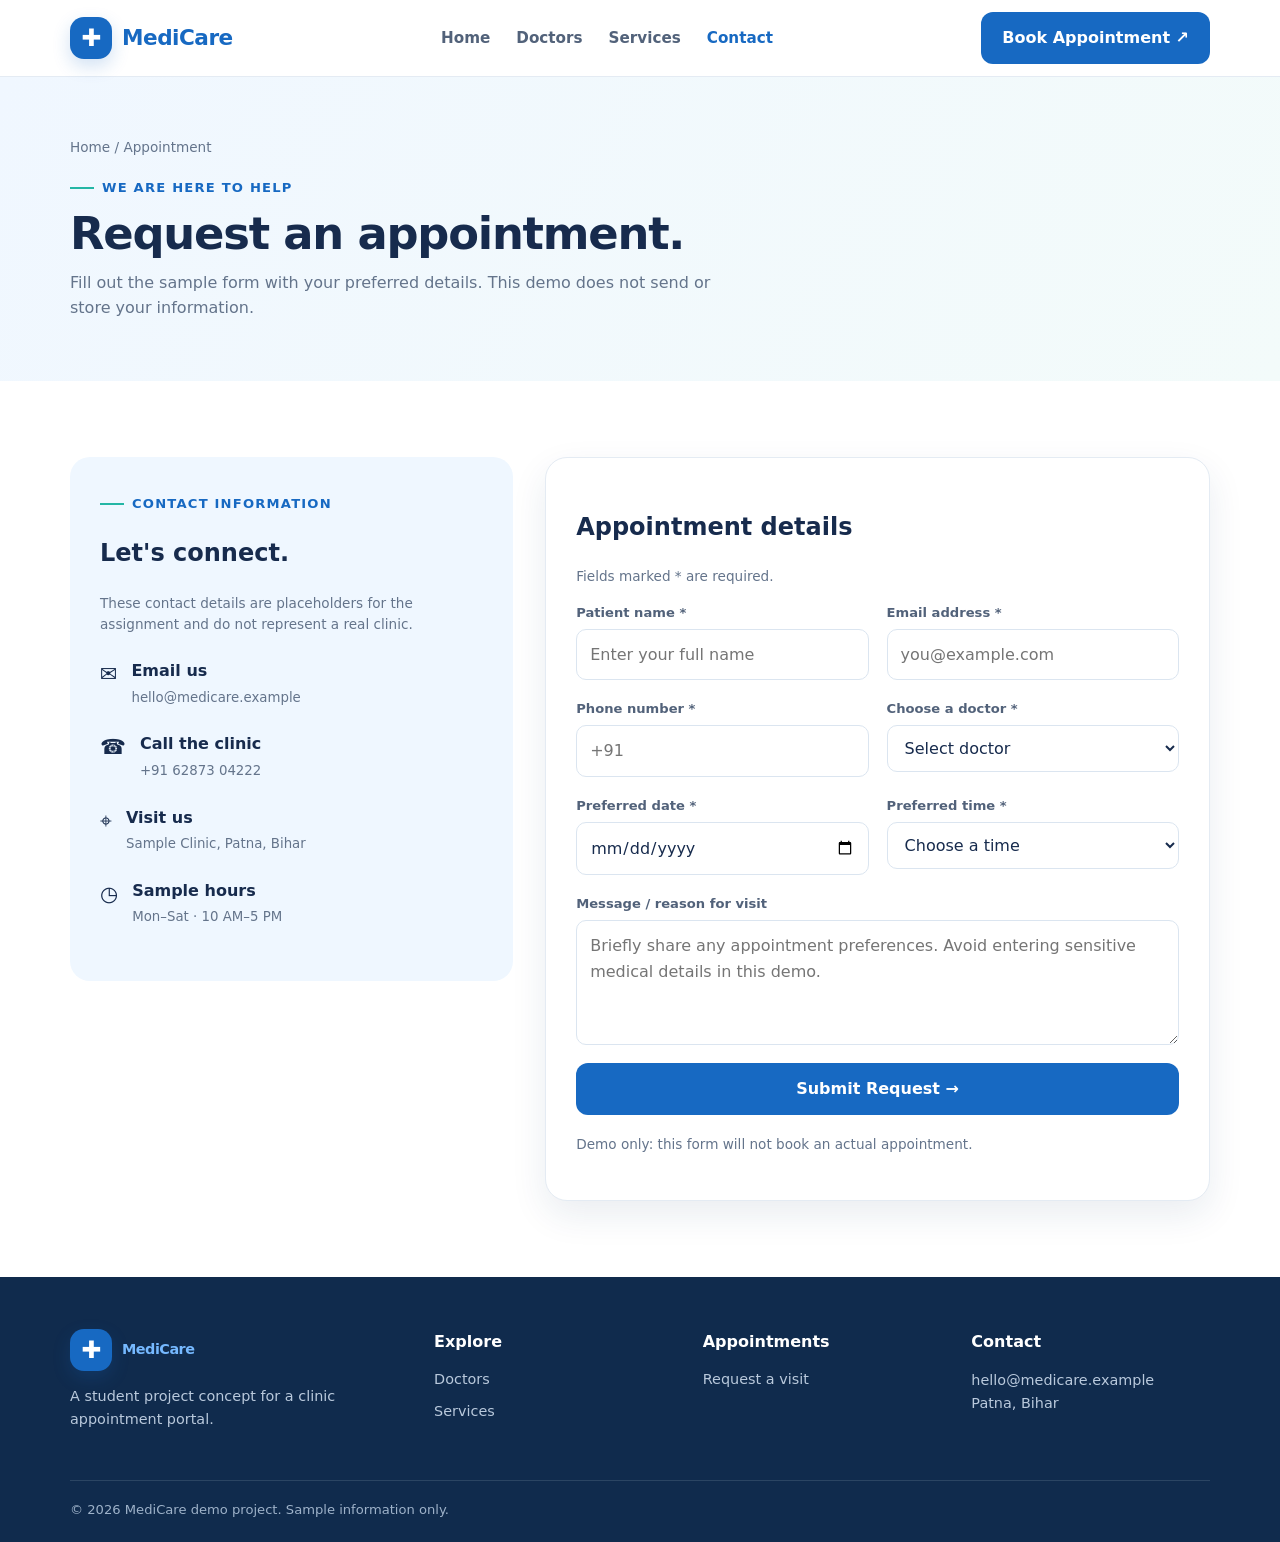
<file: appointment.html>
<!doctype html>
<html lang="en">
<head>
    <meta charset="utf-8">
    <meta name="viewport" content="width=device-width, initial-scale=1">
    <title>Appointment &amp; Contact | MediCare</title>
    <link rel="stylesheet" href="./style.css">
</head>
<body>
    <header class="site-header">
        <div class="container nav">
            <a class="brand" href="./index.html">
                <span class="brand-mark" aria-hidden="true">✚</span>
                <span>MediCare</span>
            </a>

            <nav class="nav-links" aria-label="Main navigation">
                <a href="./index.html">Home</a>
                <a href="./doctors.html">Doctors</a>
                <a href="./services.html">Services</a>
                <a class="active" href="./appointment.html" aria-current="page">Contact</a>
            </nav>

            <a class="btn" href="#appointment-form">Book Appointment ↗</a>
        </div>
    </header>

    <main>
        <section class="page-hero" aria-labelledby="page-title">
            <div class="container">
                <nav class="breadcrumb" aria-label="Breadcrumb">
                    <a href="./index.html">Home</a> / Appointment
                </nav>
                <span class="eyebrow">We are here to help</span>
                <h1 id="page-title">Request an appointment.</h1>
                <p>Fill out the sample form with your preferred details. This demo does not send or store your information.</p>
            </div>
        </section>

        <section class="section" aria-label="Appointment and contact details">
            <div class="container contact-grid">
                <aside class="contact-info" aria-labelledby="contact-title">
                    <span class="eyebrow">Contact information</span>
                    <h2 id="contact-title">Let's connect.</h2>
                    <p class="form-note">These contact details are placeholders for the assignment and do not represent a real clinic.</p>

                    <div class="contact-item">
                        <span aria-hidden="true">✉</span>
                        <div>
                            <strong>Email us</strong>
                            <small>hello@medicare.example</small>
                        </div>
                    </div>

                    <div class="contact-item">
                        <span aria-hidden="true">☎</span>
                        <div>
                            <strong>Call the clinic</strong>
                            <small>+91 62873 04222</small>
                        </div>
                    </div>

                    <div class="contact-item">
                        <span aria-hidden="true">⌖</span>
                        <div>
                            <strong>Visit us</strong>
                            <small>Sample Clinic, Patna, Bihar</small>
                        </div>
                    </div>

                    <div class="contact-item">
                        <span aria-hidden="true">◷</span>
                        <div>
                            <strong>Sample hours</strong>
                            <small>Mon–Sat · 10 AM–5 PM</small>
                        </div>
                    </div>
                </aside>

                <form class="form-card" id="appointment-form">
                    <h2>Appointment details</h2>
                    <p class="form-note">Fields marked * are required.</p>

                    <div class="form-grid">
                        <div class="field">
                            <label for="name">Patient name *</label>
                            <input
                                id="name"
                                name="name"
                                type="text"
                                autocomplete="name"
                                placeholder="Enter your full name"
                                required
                            >
                        </div>

                        <div class="field">
                            <label for="email">Email address *</label>
                            <input
                                id="email"
                                name="email"
                                type="email"
                                autocomplete="email"
                                placeholder="you@example.com"
                                required
                            >
                        </div>

                        <div class="field">
                            <label for="phone">Phone number *</label>
                            <input
                                id="phone"
                                name="phone"
                                type="tel"
                                autocomplete="tel"
                                placeholder="+91"
                                required
                            >
                        </div>

                        <div class="field">
                            <label for="doctor">Choose a doctor *</label>
                            <select id="doctor" name="doctor" required>
                                <option value="">Select doctor</option>
                                <option value="hariom-kumar">Dr. Hariom Kumar — Cardiology</option>
                                
                                <option value="rohan-verma">Dr. Rohan Verma — General Medicine</option>
                                <option value="meera-singh">Dr. Meera Singh — Pediatrics</option>
                                <option value="kabir-khan">Dr. Kabir Khan — Dermatology</option>
                                <option value="neha-das">Dr. Neha Das — Dental Care</option>
                            </select>
                        </div>

                        <div class="field">
                            <label for="date">Preferred date *</label>
                            <input id="date" name="date" type="date" required>
                        </div>

                        <div class="field">
                            <label for="time">Preferred time *</label>
                            <select id="time" name="time" required>
                                <option value="">Choose a time</option>
                                <option value="10:00">10:00 AM</option>
                                <option value="11:00">11:00 AM</option>
                                <option value="12:00">12:00 PM</option>
                                <option value="14:00">2:00 PM</option>
                                <option value="15:00">3:00 PM</option>
                                <option value="16:00">4:00 PM</option>
                            </select>
                        </div>

                        <div class="field full">
                            <label for="message">Message / reason for visit</label>
                            <textarea
                                id="message"
                                name="message"
                                placeholder="Briefly share any appointment preferences. Avoid entering sensitive medical details in this demo."
                            ></textarea>
                        </div>

                        <div class="field full">
                            <button class="btn" id="submit-request" type="button">Submit Request →</button>
                            <p class="form-note" id="form-status" role="status" aria-live="polite">
                                Demo only: this form will not book an actual appointment.
                            </p>
                        </div>
                    </div>
                </form>
            </div>
        </section>
    </main>

    <footer class="footer">
        <div class="container">
            <div class="footer-grid">
                <div>
                    <a class="brand" href="./index.html">
                        <span class="brand-mark" aria-hidden="true">✚</span>
                        <span>MediCare</span>
                    </a>
                    <p>A student project concept for a clinic appointment portal.</p>
                </div>

                <div>
                    <h4>Explore</h4>
                    <div class="footer-links">
                        <a href="./doctors.html">Doctors</a>
                        <a href="./services.html">Services</a>
                    </div>
                </div>

                <div>
                    <h4>Appointments</h4>
                    <div class="footer-links">
                        <a href="./appointment.html">Request a visit</a>
                    </div>
                </div>

                <div>
                    <h4>Contact</h4>
                    <p>hello@medicare.example<br>Patna, Bihar</p>
                </div>
            </div>

            <div class="copyright">© 2026 MediCare demo project. Sample information only.</div>
        </div>
    </footer>

    <script>
        const appointmentForm = document.getElementById("appointment-form");
        const submitRequestButton = document.getElementById("submit-request");
        const formStatus = document.getElementById("form-status");
        const doctorSelect = document.getElementById("doctor");
        const selectedDoctor = new URLSearchParams(window.location.search).get("doctor");

        if (selectedDoctor && Array.from(doctorSelect.options).some((option) => option.value === selectedDoctor)) {
            doctorSelect.value = selectedDoctor;
        }

        appointmentForm.addEventListener("submit", (event) => {
            event.preventDefault();
        });

        submitRequestButton.addEventListener("click", () => {
            if (!appointmentForm.reportValidity()) {
                return;
            }

            formStatus.textContent =
                "Appointment request submitted! This is a demo only and will not contact a real doctor.";
        });
    </script>
</body>
</html>
</file>
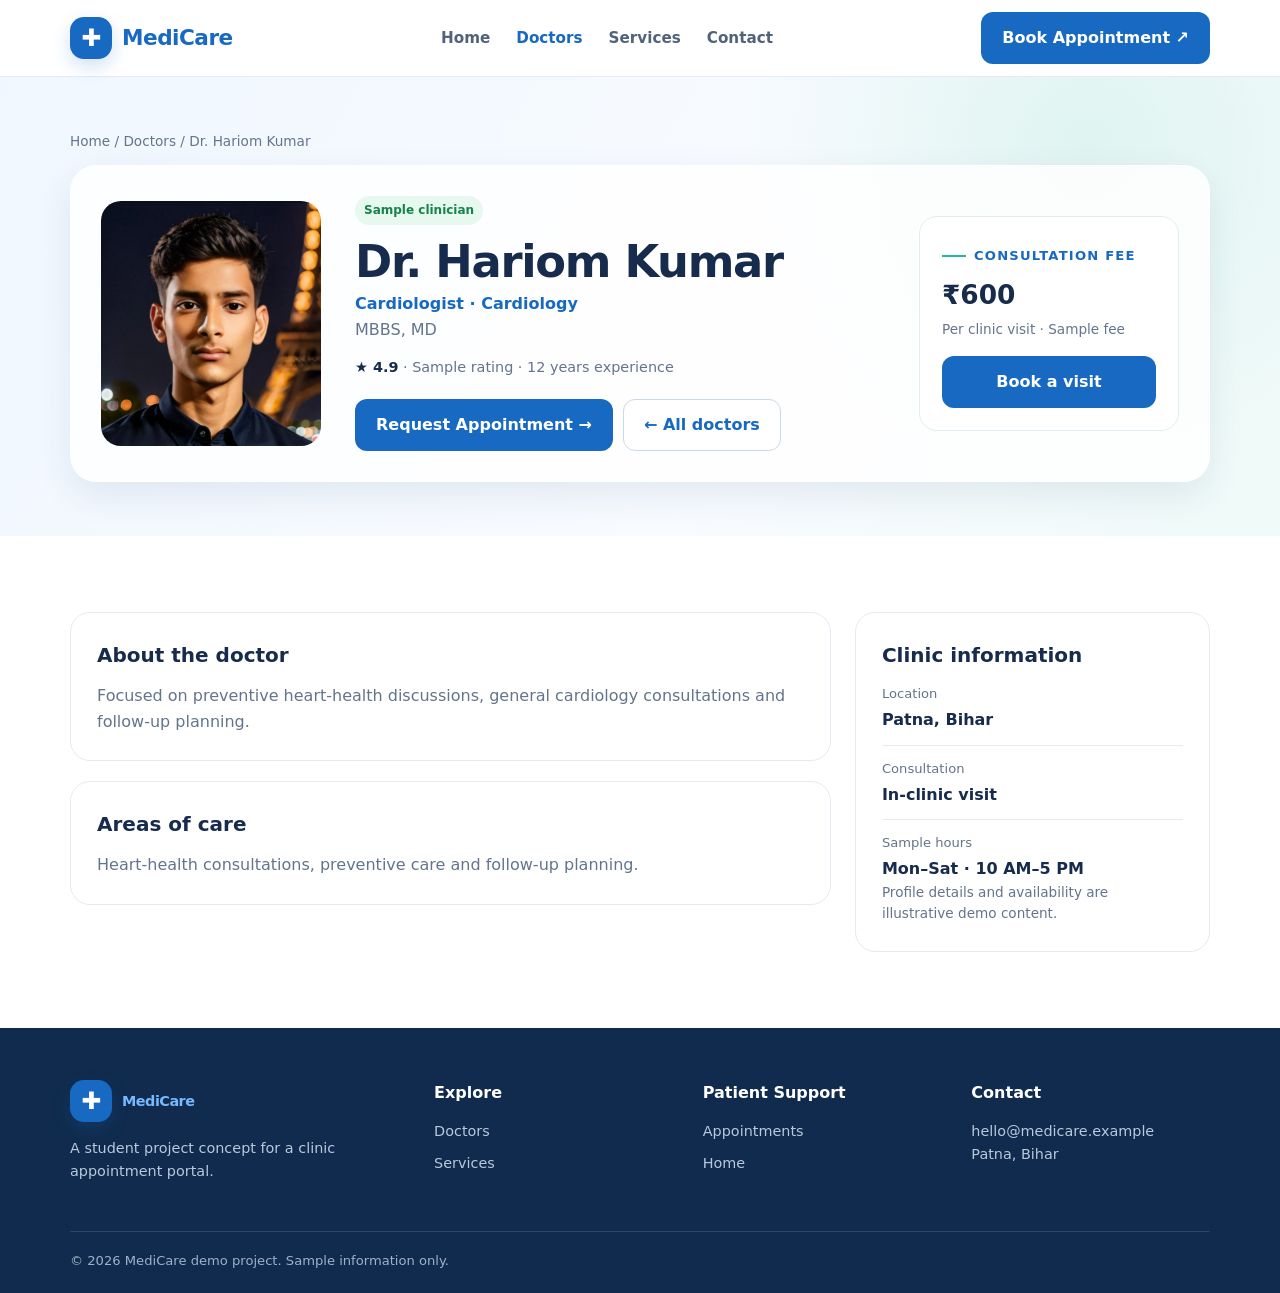
<file: doctor-profile.html>
<!doctype html>
<html lang="en">
<head>
    <meta charset="utf-8">
    <meta name="viewport" content="width=device-width, initial-scale=1">
    <meta name="description" content="View a MediCare doctor profile and request an appointment.">
    <title>Doctor Profile | MediCare</title>
    <link rel="stylesheet" href="./style.css">
</head>
<body>
    <header class="site-header">
        <div class="container nav">
            <a class="brand" href="./index.html">
                <span class="brand-mark" aria-hidden="true">✚</span>
                <span>MediCare</span>
            </a>
            <nav class="nav-links" aria-label="Main navigation">
                <a href="./index.html">Home</a>
                <a class="active" href="./doctors.html" aria-current="page">Doctors</a>
                <a href="./services.html">Services</a>
                <a href="./appointment.html">Contact</a>
            </nav>
            <a class="btn" href="./appointment.html">Book Appointment ↗</a>
        </div>
    </header>

    <main>
        <section class="profile-hero-wrap" aria-labelledby="doctor-name">
            <div class="container">
                <nav class="breadcrumb" aria-label="Breadcrumb">
                    <a href="./index.html">Home</a> /
                    <a href="./doctors.html">Doctors</a> /
                    <span id="breadcrumb-doctor">Doctor profile</span>
                </nav>

                <div class="profile-hero">
                    <img class="profile-portrait" id="doctor-photo" src="./hariom.png" alt="Dr. Hariom Kumar">
                    <div class="profile-identity">
                        <span class="badge">Sample clinician</span>
                        <h1 id="doctor-name">Dr. Hariom Kumar</h1>
                        <p class="profile-specialty" id="doctor-specialty">Cardiologist · Cardiology</p>
                        <p id="doctor-qualification">MBBS, MD</p>
                        <div class="profile-rating"><strong id="doctor-rating">★ 4.9</strong> · Sample rating · <span id="doctor-experience">12 years experience</span></div>
                        <div class="profile-actions">
                            <a class="btn" id="profile-request" href="./appointment.html?doctor=hariom-kumar">Request Appointment →</a>
                            <a class="btn btn-outline" href="./doctors.html">← All doctors</a>
                        </div>
                    </div>

                    <aside class="profile-booking" aria-label="Consultation details">
                        <span class="eyebrow">Consultation fee</span>
                        <strong class="price" id="doctor-fee">₹600</strong>
                        <p class="form-note">Per clinic visit · Sample fee</p>
                        <a class="btn" id="profile-book" href="./appointment.html?doctor=hariom-kumar">Book a visit</a>
                    </aside>
                </div>
            </div>
        </section>

        <section class="section" aria-label="Doctor details">
            <div class="container profile-body">
                <div>
                    <article class="profile-panel" aria-labelledby="about-title">
                        <h2 id="about-title">About the doctor</h2>
                        <p id="doctor-about">Focused on preventive heart-health discussions, general cardiology consultations and follow-up planning.</p>
                    </article>

                    <article class="profile-panel" aria-labelledby="care-title">
                        <h2 id="care-title">Areas of care</h2>
                        <p id="doctor-focus">Heart-health consultations, preventive care and follow-up planning.</p>
                    </article>
                </div>

                <aside class="profile-panel" aria-labelledby="clinic-title">
                    <h2 id="clinic-title">Clinic information</h2>
                    <dl class="profile-facts">
                        <div>
                            <dt>Location</dt>
                            <dd>Patna, Bihar</dd>
                        </div>
                        <div>
                            <dt>Consultation</dt>
                            <dd>In-clinic visit</dd>
                        </div>
                        <div>
                            <dt>Sample hours</dt>
                            <dd>Mon–Sat · 10 AM–5 PM</dd>
                        </div>
                    </dl>
                    <p class="form-note">Profile details and availability are illustrative demo content.</p>
                </aside>
            </div>
        </section>
    </main>

    <footer class="footer">
        <div class="container">
            <div class="footer-grid">
                <div>
                    <a class="brand" href="./index.html">
                        <span class="brand-mark" aria-hidden="true">✚</span>
                        <span>MediCare</span>
                    </a>
                    <p>A student project concept for a clinic appointment portal.</p>
                </div>
                <div>
                    <h4>Explore</h4>
                    <div class="footer-links">
                        <a href="./doctors.html">Doctors</a>
                        <a href="./services.html">Services</a>
                    </div>
                </div>
                <div>
                    <h4>Patient Support</h4>
                    <div class="footer-links">
                        <a href="./appointment.html">Appointments</a>
                        <a href="./index.html">Home</a>
                    </div>
                </div>
                <div>
                    <h4>Contact</h4>
                    <p>hello@medicare.example<br>Patna, Bihar</p>
                </div>
            </div>
            <div class="copyright">© 2026 MediCare demo project. Sample information only.</div>
        </div>
    </footer>

    <script>
        const doctors = {
            hariom: {
                name: "Dr. Hariom Kumar",
                appointmentId: "hariom-kumar",
                image: "./hariom.png",
                specialty: "Cardiologist · Cardiology",
                qualification: "MBBS, MD",
                rating: "★ 4.9",
                experience: "12 years experience",
                fee: "₹600",
                about: "Focused on preventive heart-health discussions, general cardiology consultations and follow-up planning.",
                care: "Heart-health consultations, preventive care and follow-up planning."
            },
            rohan: {
                name: "Dr. Rohan Verma",
                appointmentId: "rohan-verma",
                image: "https://images.unsplash.com/photo-1612349317150-e413f6a5b16d?w=700",
                specialty: "General Medicine",
                qualification: "",
                rating: "★ 4.8",
                experience: "9 years experience",
                fee: "₹400",
                about: "Focused on general health consultations, routine checkups and preventive-care discussions.",
                care: "General consultations, routine health checkups and preventive-care discussions."
            },
            meera: {
                name: "Dr. Meera Singh",
                appointmentId: "meera-singh",
                image: "https://images.unsplash.com/photo-1594824476967-48c8b964273f?w=700",
                specialty: "Pediatrics",
                qualification: "",
                rating: "★ 4.9",
                experience: "8 years experience",
                fee: "₹500",
                about: "Focused on pediatric consultations, child wellness and preventive-care discussions.",
                care: "Pediatric consultations, child wellness and preventive care."
            }
        };

        const doctorKey = new URLSearchParams(window.location.search).get("doctor");
        const selectedDoctor = Object.prototype.hasOwnProperty.call(doctors, doctorKey)
            ? doctors[doctorKey]
            : doctors.hariom;
        const appointmentUrl = `./appointment.html?doctor=${selectedDoctor.appointmentId}`;
        document.title = `${selectedDoctor.name} | MediCare`;
        document.getElementById("doctor-name").textContent = selectedDoctor.name;
        document.getElementById("breadcrumb-doctor").textContent = selectedDoctor.name;
        document.getElementById("doctor-photo").src = selectedDoctor.image;
        document.getElementById("doctor-photo").alt = selectedDoctor.name;
        document.getElementById("doctor-specialty").textContent = selectedDoctor.specialty;
        document.getElementById("doctor-qualification").textContent = selectedDoctor.qualification;
        document.getElementById("doctor-qualification").hidden = !selectedDoctor.qualification;
        document.getElementById("doctor-rating").textContent = selectedDoctor.rating;
        document.getElementById("doctor-experience").textContent = selectedDoctor.experience;
        document.getElementById("doctor-fee").textContent = selectedDoctor.fee;
        document.getElementById("doctor-about").textContent = selectedDoctor.about;
        document.getElementById("doctor-focus").textContent = selectedDoctor.care;
        document.getElementById("profile-request").href = appointmentUrl;
        document.getElementById("profile-book").href = appointmentUrl;
    </script>
</body>
</html>
</file>
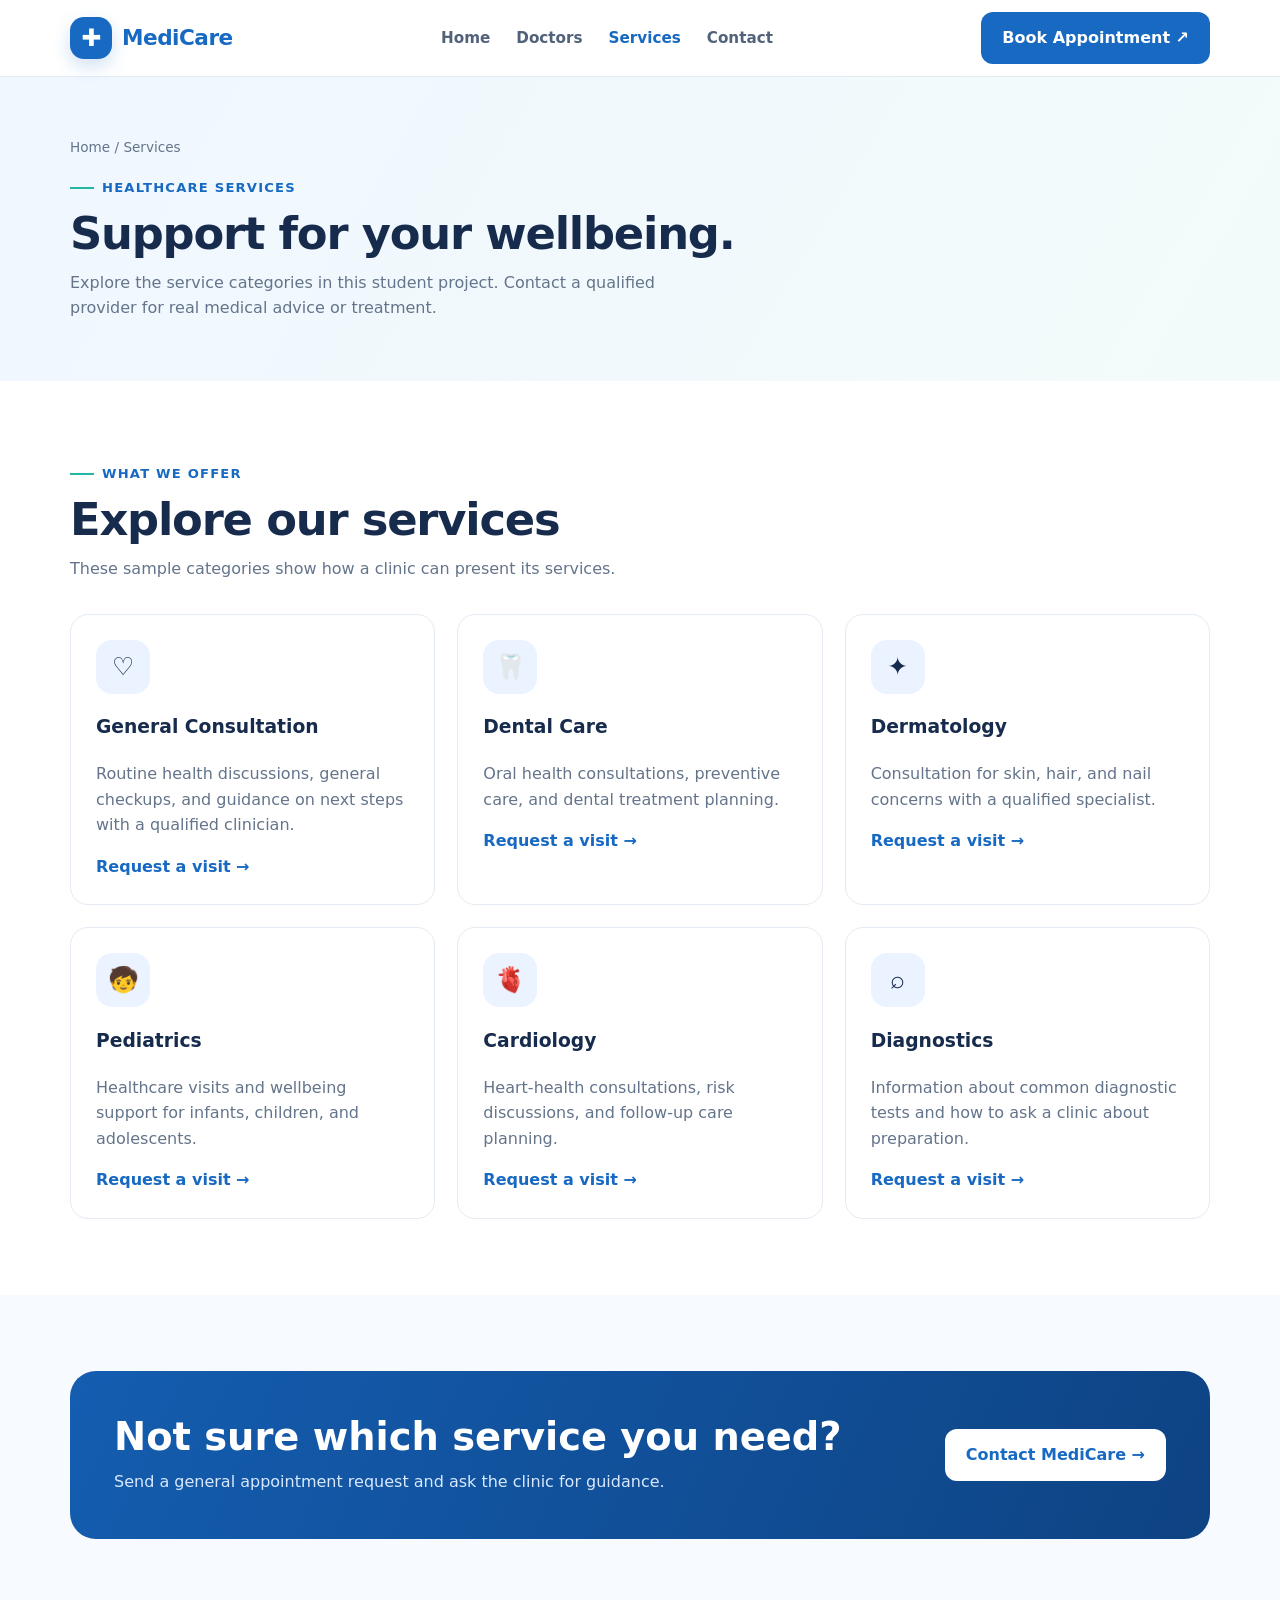
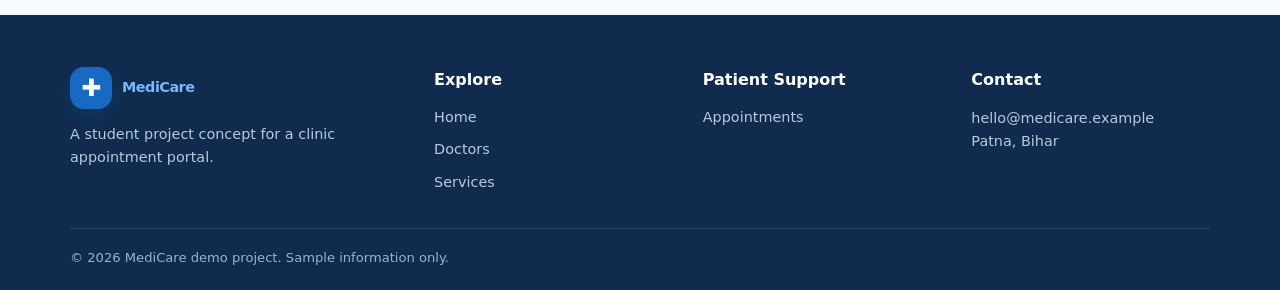
<file: services.html>
<!doctype html>
<html lang="en">
<head>
    <meta charset="utf-8">
    <meta name="viewport" content="width=device-width, initial-scale=1">
    <title>Medical Services | MediCare</title>
    <link rel="stylesheet" href="style.css">
</head>
<body>
    <header class="site-header">
        <div class="container nav">
            <a class="brand" href="./index.html">
                <span class="brand-mark" aria-hidden="true">✚</span>
                <span>MediCare</span>
            </a>

            <nav class="nav-links" aria-label="Main navigation">
                <a href="./index.html">Home</a>
                <a href="./doctors.html">Doctors</a>
                <a class="active" href="./services.html" aria-current="page">Services</a>
                <a href="./appointment.html">Contact</a>
            </nav>

            <a class="btn" href="./appointment.html">Book Appointment ↗</a>
        </div>
    </header>

    <main>
        <section class="page-hero" aria-labelledby="page-title">
            <div class="container">
                <nav class="breadcrumb" aria-label="Breadcrumb">
                    <a href="./index.html">Home</a> / Services
                </nav>
                <span class="eyebrow">Healthcare services</span>
                <h1 id="page-title">Support for your wellbeing.</h1>
                <p>Explore the service categories in this student project. Contact a qualified provider for real medical advice or treatment.</p>
            </div>
        </section>

        <section class="section" aria-labelledby="services-title">
            <div class="container">
                <div class="section-head">
                    <div>
                        <span class="eyebrow">What we offer</span>
                        <h2 id="services-title">Explore our services</h2>
                        <p>These sample categories show how a clinic can present its services.</p>
                    </div>
                </div>

                <div class="grid grid-3">
                    <article class="service-card">
                        <div class="specialty-icon" aria-hidden="true">♡</div>
                        <h3>General Consultation</h3>
                        <p>Routine health discussions, general checkups, and guidance on next steps with a qualified clinician.</p>
                        <a class="text-link" href="./appointment.html">Request a visit →</a>
                    </article>

                    <article class="service-card">
                        <div class="specialty-icon" aria-hidden="true">🦷</div>
                        <h3>Dental Care</h3>
                        <p>Oral health consultations, preventive care, and dental treatment planning.</p>
                        <a class="text-link" href="./appointment.html">Request a visit →</a>
                    </article>

                    <article class="service-card">
                        <div class="specialty-icon" aria-hidden="true">✦</div>
                        <h3>Dermatology</h3>
                        <p>Consultation for skin, hair, and nail concerns with a qualified specialist.</p>
                        <a class="text-link" href="./appointment.html">Request a visit →</a>
                    </article>

                    <article class="service-card">
                        <div class="specialty-icon" aria-hidden="true">🧒</div>
                        <h3>Pediatrics</h3>
                        <p>Healthcare visits and wellbeing support for infants, children, and adolescents.</p>
                        <a class="text-link" href="./appointment.html">Request a visit →</a>
                    </article>

                    <article class="service-card">
                        <div class="specialty-icon" aria-hidden="true">🫀</div>
                        <h3>Cardiology</h3>
                        <p>Heart-health consultations, risk discussions, and follow-up care planning.</p>
                        <a class="text-link" href="./appointment.html">Request a visit →</a>
                    </article>

                    <article class="service-card">
                        <div class="specialty-icon" aria-hidden="true">⌕</div>
                        <h3>Diagnostics</h3>
                        <p>Information about common diagnostic tests and how to ask a clinic about preparation.</p>
                        <a class="text-link" href="./appointment.html">Request a visit →</a>
                    </article>
                </div>
            </div>
        </section>

        <section class="section section-soft" aria-labelledby="cta-title">
            <div class="container">
                <div class="cta">
                    <div>
                        <h2 id="cta-title">Not sure which service you need?</h2>
                        <p>Send a general appointment request and ask the clinic for guidance.</p>
                    </div>
                    <a class="btn" href="./appointment.html">Contact MediCare →</a>
                </div>
            </div>
        </section>
    </main>

    <footer class="footer">
        <div class="container">
            <div class="footer-grid">
                <div>
                    <a class="brand" href="./index.html">
                        <span class="brand-mark" aria-hidden="true">✚</span>
                        <span>MediCare</span>
                    </a>
                    <p>A student project concept for a clinic appointment portal.</p>
                </div>

                <div>
                    <h4>Explore</h4>
                    <div class="footer-links">
                        <a href="./index.html">Home</a>
                        <a href="./doctors.html">Doctors</a>
                        <a href="./services.html">Services</a>
                    </div>
                </div>

                <div>
                    <h4>Patient Support</h4>
                    <div class="footer-links">
                        <a href="./appointment.html">Appointments</a>
                    </div>
                </div>

                <div>
                    <h4>Contact</h4>
                    <p>hello@medicare.example<br>Patna, Bihar</p>
                </div>
            </div>

            <div class="copyright">© 2026 MediCare demo project. Sample information only.</div>
        </div>
    </footer>
</body>
</html>
</file>
<file: style.css>
:root {
    --primary: #1769c2;
    --primary-dark: #0c4385;
    --mint: #eaf7f5;
    --ink: #172b4d;
    --muted: #64748b;
    --line: #e4ebf3;
    --bg: #f7faff;
    --white: #fff;
    --shadow: 0 14px 36px rgba(23, 55, 95, .09);
    --radius: 20px;
}

* {
    box-sizing: border-box;
}

html {
    scroll-behavior: smooth;
}

body {
    margin: 0;
    font-family: Inter, ui-sans-serif, system-ui, -apple-system, BlinkMacSystemFont, "Segoe UI", sans-serif;
    color: var(--ink);
    background: #fff;
    line-height: 1.6;
}

img {
    max-width: 100%;
    display: block;
}

a {
    color: inherit;
    text-decoration: none;
}

button,
input,
select,
textarea {
    font: inherit;
}

:focus-visible {
    outline: 3px solid #1769c2;
    outline-offset: 3px;
}

.container {
    width: min(1140px, 92%);
    margin: auto;
}

/* Header and navigation */

.site-header {
    position: sticky;
    top: 0;
    z-index: 10;
    background: rgba(255, 255, 255, .96);
    border-bottom: 1px solid var(--line);
    backdrop-filter: blur(12px);
}

.nav {
    min-height: 76px;
    display: flex;
    align-items: center;
    justify-content: space-between;
    gap: 24px;
}

.brand {
    display: flex;
    align-items: center;
    gap: 10px;
    font-weight: 850;
    font-size: 1.35rem;
    letter-spacing: -.5px;
}

.brand-mark {
    display: grid;
    place-items: center;
    width: 42px;
    height: 42px;
    border-radius: 14px;
    background: var(--primary);
    color: #fff;
    font-size: 1.5rem;
    box-shadow: 0 7px 18px #1769c233;
}

.brand span:last-child {
    color: var(--primary);
}

.nav-links {
    display: flex;
    align-items: center;
    gap: 26px;
    color: #52627a;
    font-size: .95rem;
    font-weight: 600;
}

.nav-links a:hover,
.nav-links a.active {
    color: var(--primary);
}

.menu-note {
    display: none;
}

/* Buttons and links */

.btn {
    display: inline-flex;
    align-items: center;
    justify-content: center;
    gap: 8px;
    padding: 12px 20px;
    border: 1px solid transparent;
    border-radius: 12px;
    background: var(--primary);
    color: white;
    font-weight: 750;
    cursor: pointer;
    transition: transform .2s, background .2s, box-shadow .2s;
}

.btn:hover {
    background: var(--primary-dark);
    transform: translateY(-2px);
    box-shadow: 0 9px 20px #1769c22b;
}

.btn-outline {
    background: #fff;
    border-color: #cbd9e9;
    color: var(--primary);
}

.btn-outline:hover {
    color: #fff;
}

.text-link {
    color: var(--primary);
    font-weight: 800;
}

/* Hero sections */

.hero {
    background: linear-gradient(120deg, #f0f7ff 0%, #f8fbff 58%, #e8f7f5 100%);
    overflow: hidden;
}

.hero-grid {
    display: grid;
    grid-template-columns: 1.03fr .97fr;
    align-items: center;
    gap: 52px;
    padding: 76px 0 82px;
}

.eyebrow {
    display: inline-flex;
    align-items: center;
    gap: 8px;
    color: var(--primary);
    font-size: .82rem;
    font-weight: 800;
    letter-spacing: 1.2px;
    text-transform: uppercase;
}

.eyebrow::before {
    content: "";
    width: 24px;
    height: 2px;
    background: #24b6a5;
}

.hero h1 {
    font-size: clamp(2.6rem, 5vw, 4.6rem);
    line-height: 1.06;
    letter-spacing: -2.5px;
    margin: 18px 0;
}

.hero h1 span {
    color: var(--primary);
}

.lead {
    font-size: 1.08rem;
    color: var(--muted);
    max-width: 570px;
}

.hero-actions {
    display: flex;
    flex-wrap: wrap;
    gap: 12px;
    margin: 28px 0;
}

.trust-row {
    display: flex;
    align-items: center;
    gap: 14px;
    color: var(--muted);
    font-size: .88rem;
    margin-top: 26px;
}

.avatars {
    display: flex;
}

.avatars img {
    width: 34px;
    height: 34px;
    object-fit: cover;
    border-radius: 50%;
    border: 3px solid #fff;
    margin-left: -8px;
}

.avatars img:first-child {
    margin-left: 0;
}

.hero-visual {
    position: relative;
}

.hero-photo {
    width: 100%;
    height: 470px;
    object-fit: cover;
    object-position: center;
    border-radius: 30px 30px 100px 30px;
    box-shadow: var(--shadow);
}

.float-card {
    position: absolute;
    background: #fff;
    padding: 16px 18px;
    border-radius: 16px;
    box-shadow: var(--shadow);
    display: flex;
    gap: 12px;
    align-items: center;
}

.float-card.top {
    top: 26px;
    left: -32px;
}

.float-card.bottom {
    right: -22px;
    bottom: 28px;
}

.float-icon {
    width: 42px;
    height: 42px;
    display: grid;
    place-items: center;
    border-radius: 13px;
    background: var(--mint);
    font-size: 1.25rem;
}

.float-card strong {
    display: block;
    font-size: .98rem;
}

.float-card small {
    color: var(--muted);
}

/* Sections and headings */

.section {
    padding: 76px 0;
}

.section-soft {
    background: var(--bg);
}

.section-head {
    display: flex;
    justify-content: space-between;
    align-items: end;
    gap: 24px;
    margin-bottom: 32px;
}

.section-head h2,
.page-hero h1 {
    font-size: clamp(2rem, 3.5vw, 3rem);
    line-height: 1.15;
    letter-spacing: -1.2px;
    margin: 10px 0;
}

.section-head p {
    color: var(--muted);
    max-width: 560px;
    margin: 0;
}

.page-hero {
    background: linear-gradient(120deg, #f0f7ff, #f3fbfa);
    padding: 60px 0;
}

.page-hero p {
    color: var(--muted);
    max-width: 650px;
    margin: 0;
}

.breadcrumb {
    font-size: .85rem;
    color: var(--muted);
    margin-bottom: 12px;
}

/* Search panel */

.search-panel {
    position: relative;
    margin-top: -34px;
    z-index: 2;
}

.search-box {
    display: grid;
    grid-template-columns: 1.3fr 1fr 1fr auto;
    gap: 12px;
    background: #fff;
    padding: 20px;
    border: 1px solid var(--line);
    border-radius: 20px;
    box-shadow: var(--shadow);
}

.field {
    display: flex;
    flex-direction: column;
    gap: 6px;
}

.field label {
    font-size: .82rem;
    font-weight: 750;
    color: #52627a;
}

.field input,
.field select,
.field textarea {
    width: 100%;
    border: 1px solid #dbe5f0;
    border-radius: 10px;
    padding: 12px 13px;
    color: var(--ink);
    background: #fff;
    outline: none;
}

.field input:focus,
.field select:focus,
.field textarea:focus {
    border-color: var(--primary);
    box-shadow: 0 0 0 3px #1769c218;
}

.search-box .btn {
    align-self: end;
    min-height: 47px;
}

/* Doctor and service filters */

.filter-row {
    display: flex;
    flex-wrap: wrap;
    gap: 12px;
    align-items: center;
    margin-bottom: 28px;
}

.filter-row input,
.filter-row select {
    padding: 11px 13px;
    border: 1px solid var(--line);
    border-radius: 10px;
    background: #fff;
    min-width: 170px;
}

.filter-row input:focus,
.filter-row select:focus {
    border-color: var(--primary);
    box-shadow: 0 0 0 3px #1769c218;
    outline: none;
}

/* Grids and cards */

.grid {
    display: grid;
    gap: 22px;
}

.grid-3 {
    grid-template-columns: repeat(3, minmax(0, 1fr));
}

.grid-4 {
    grid-template-columns: repeat(4, minmax(0, 1fr));
}

.specialty {
    border: 1px solid var(--line);
    padding: 24px;
    border-radius: 18px;
    transition: .2s;
    background: #fff;
}

.specialty:hover,
.doctor-card:hover {
    transform: translateY(-4px);
    box-shadow: var(--shadow);
    border-color: #c4dafa;
}

.specialty-icon {
    width: 54px;
    height: 54px;
    display: grid;
    place-items: center;
    border-radius: 16px;
    background: #eaf3ff;
    font-size: 1.55rem;
    margin-bottom: 16px;
}

.specialty h3 {
    margin: 0 0 6px;
    font-size: 1.08rem;
}

.specialty p {
    margin: 0;
    color: var(--muted);
    font-size: .9rem;
}

.doctor-card {
    border: 1px solid var(--line);
    border-radius: 20px;
    overflow: hidden;
    background: #fff;
    transition: .2s;
}

.doctor-photo {
    height: 230px;
    width: 100%;
    object-fit: cover;
    background: #eaf3ff;
}

.doctor-info {
    padding: 20px;
}

.doctor-info h2,
.doctor-info h3 {
    margin: 0;
    font-size: 1.13rem;
}

.doctor-info > .specialty-name {
    display: block;
    margin: 0 0 4px;
}

.doctor-info > .form-note {
    margin: 6px 0 0;
}

.doctor-info > .badge {
    margin-bottom: 8px;
}

.specialty-name {
    color: var(--primary);
    font-weight: 750;
    font-size: .88rem;
}

.doctor-meta {
    display: flex;
    flex-wrap: wrap;
    gap: 10px;
    color: var(--muted);
    font-size: .84rem;
    margin: 12px 0 18px;
}

.doctor-bottom {
    display: flex;
    justify-content: space-between;
    align-items: center;
    border-top: 1px solid var(--line);
    padding-top: 15px;
    gap: 8px;
}

.price {
    font-weight: 850;
}

.price small {
    font-weight: 500;
    color: var(--muted);
}

.badge {
    display: inline-flex;
    padding: 5px 9px;
    border-radius: 999px;
    background: #e7f8ef;
    color: #16834a;
    font-size: .75rem;
    font-weight: 800;
}

.service-card {
    border: 1px solid var(--line);
    border-radius: 18px;
    padding: 25px;
    background: #fff;
}

.service-card .specialty-icon {
    margin-bottom: 18px;
}

.service-card p {
    color: var(--muted);
}

/* Steps and call to action */

.steps {
    display: grid;
    grid-template-columns: repeat(3, 1fr);
    gap: 22px;
}

.step {
    padding: 24px;
    border-radius: 18px;
    background: #fff;
    border: 1px solid var(--line);
}

.step-num {
    width: 42px;
    height: 42px;
    border-radius: 14px;
    background: var(--primary);
    color: #fff;
    display: grid;
    place-items: center;
    font-weight: 850;
}

.step h3 {
    margin: 16px 0 6px;
}

.step p {
    margin: 0;
    color: var(--muted);
}

.cta {
    background: linear-gradient(115deg, #145db0, #0e4383);
    border-radius: 26px;
    padding: 44px;
    color: #fff;
    display: flex;
    align-items: center;
    justify-content: space-between;
    gap: 28px;
}

.cta h2 {
    font-size: clamp(1.8rem, 3vw, 2.6rem);
    line-height: 1.15;
    margin: 0 0 10px;
}

.cta p {
    margin: 0;
    color: #d8e9ff;
}

.cta .btn {
    background: #fff;
    color: var(--primary);
    white-space: nowrap;
}

/* Doctor directory and profile */

.directory-intro {
    max-width: 720px;
}

.directory-grid {
    margin-top: 30px;
}

.directory-card .doctor-photo {
    height: 270px;
}

.directory-card .doctor-info {
    padding: 22px;
}

.profile-hero-wrap {
    padding: 54px 0;
    background:
        radial-gradient(circle at 85% 15%, #dff4f1 0, transparent 30%),
        linear-gradient(120deg, #f0f7ff, #f8fbff 60%, #effaf8);
}

.profile-hero {
    display: grid;
    grid-template-columns: 220px minmax(0, 1fr) 260px;
    align-items: center;
    gap: 34px;
    padding: 30px;
    border: 1px solid #ffffff;
    border-radius: 26px;
    background: rgba(255, 255, 255, .86);
    box-shadow: var(--shadow);
}

.profile-portrait {
    width: 220px;
    height: 245px;
    object-fit: cover;
    object-position: center top;
    border-radius: 20px;
    background: var(--mint);
}

.profile-identity h1 {
    margin: 12px 0 4px;
    font-size: clamp(2rem, 3.5vw, 2.8rem);
    line-height: 1.12;
    letter-spacing: -1.3px;
}

.profile-identity > p {
    margin: 0;
    color: var(--muted);
}

.profile-specialty {
    color: var(--primary) !important;
    font-weight: 750;
}

.profile-rating {
    margin-top: 14px;
    color: #64748b;
    font-size: .9rem;
}

.profile-rating strong {
    color: var(--ink);
}

.profile-actions {
    display: flex;
    flex-wrap: wrap;
    gap: 10px;
    margin-top: 20px;
}

.profile-booking {
    padding: 22px;
    border: 1px solid var(--line);
    border-radius: 18px;
    background: #fff;
}

.profile-booking .price {
    display: block;
    margin: 8px 0 2px;
    font-size: 1.65rem;
}

.profile-booking .form-note {
    margin: 0 0 16px;
}

.profile-booking .btn {
    width: 100%;
}

.profile-body {
    display: grid;
    grid-template-columns: minmax(0, 1.5fr) minmax(250px, .7fr);
    gap: 24px;
    align-items: start;
}

.profile-panel {
    padding: 26px;
    border: 1px solid var(--line);
    border-radius: 20px;
    background: #fff;
}

.profile-panel + .profile-panel {
    margin-top: 20px;
}

.profile-panel h2 {
    margin: 0 0 12px;
    font-size: 1.25rem;
}

.profile-panel p {
    margin: 0;
    color: var(--muted);
}

.profile-tags {
    display: flex;
    flex-wrap: wrap;
    gap: 9px;
    margin-top: 16px;
}

.profile-tag {
    padding: 7px 11px;
    border: 1px solid #dceaf8;
    border-radius: 999px;
    background: #f5f9ff;
    color: #355a82;
    font-size: .86rem;
    font-weight: 650;
}

.profile-facts {
    display: grid;
    gap: 12px;
    margin: 0;
}

.profile-facts div {
    padding-bottom: 12px;
    border-bottom: 1px solid var(--line);
}

.profile-facts div:last-child {
    padding-bottom: 0;
    border-bottom: 0;
}

.profile-facts dt {
    color: var(--muted);
    font-size: .82rem;
}

.profile-facts dd {
    margin: 3px 0 0;
    font-weight: 700;
}

/* Appointment form and contact details */

.form-card {
    max-width: 850px;
    margin: auto;
    padding: 30px;
    border: 1px solid var(--line);
    border-radius: 22px;
    box-shadow: var(--shadow);
    background: #fff;
    scroll-margin-top: 100px;
}

.form-grid {
    display: grid;
    grid-template-columns: 1fr 1fr;
    gap: 18px;
}

.field.full {
    grid-column: 1 / -1;
}

.field textarea {
    min-height: 125px;
    resize: vertical;
}

.form-note {
    color: var(--muted);
    font-size: .85rem;
}

.contact-grid {
    display: grid;
    grid-template-columns: .8fr 1.2fr;
    gap: 32px;
    align-items: start;
}

.contact-info {
    padding: 30px;
    border-radius: 20px;
    background: #eff7ff;
}

.contact-item {
    display: flex;
    gap: 14px;
    margin: 22px 0;
}

.contact-item span {
    font-size: 1.3rem;
}

.contact-item strong {
    display: block;
}

.contact-item small {
    color: var(--muted);
}

/* Empty state */

.empty-state {
    padding: 32px;
    text-align: center;
    background: var(--bg);
    border-radius: 16px;
    color: var(--muted);
}

/* Footer */

.footer {
    background: #102b4d;
    color: #d8e5f5;
    padding: 52px 0 22px;
}

.footer-grid {
    display: grid;
    grid-template-columns: 1.4fr 1fr 1fr 1fr;
    gap: 30px;
}

.footer .brand {
    color: #fff;
}

.footer .brand span:last-child {
    color: #76b9ff;
}

.footer p,
.footer a {
    color: #b9c9dc;
    font-size: .9rem;
}

.footer h4 {
    color: #fff;
    margin: 0 0 14px;
}

.footer-links {
    display: grid;
    gap: 9px;
}

.copyright {
    border-top: 1px solid #2b4563;
    margin-top: 34px;
    padding-top: 18px;
    font-size: .82rem;
    color: #9eb2c9;
}

/* Tablet layout */

@media (max-width: 900px) {
    .nav-links {
        gap: 14px;
    }

    .nav > .btn {
        display: none;
    }

    .hero-grid {
        gap: 28px;
    }

    .hero-photo {
        height: 390px;
    }

    .grid-4 {
        grid-template-columns: repeat(2, minmax(0, 1fr));
    }

    .search-box {
        grid-template-columns: repeat(2, 1fr);
    }

    .search-box .btn {
        align-self: stretch;
    }

    .footer-grid {
        grid-template-columns: repeat(2, 1fr);
    }
}

/* Mobile layout */

@media (max-width: 640px) {
    .nav {
        min-height: 68px;
        flex-wrap: wrap;
        padding: 12px 0;
    }

    .brand {
        font-size: 1.2rem;
    }

    .nav-links {
        order: 3;
        width: 100%;
        overflow-x: auto;
        gap: 18px;
        padding: 3px 0 8px;
        font-size: .88rem;
    }

    .nav-links a {
        white-space: nowrap;
    }

    .hero-grid {
        grid-template-columns: 1fr;
        padding: 48px 0 64px;
    }

    .hero h1 {
        letter-spacing: -1.5px;
    }

    .hero-visual {
        margin: 10px 12px 0;
    }

    .hero-photo {
        height: 330px;
        border-radius: 22px 22px 70px 22px;
    }

    .float-card.top {
        left: -10px;
        top: 12px;
    }

    .float-card.bottom {
        right: -10px;
        bottom: 12px;
    }

    .section {
        padding: 54px 0;
    }

    .section-head {
        display: block;
    }

    .section-head .text-link {
        display: inline-block;
        margin-top: 14px;
    }

    .search-panel {
        margin-top: -22px;
    }

    .search-box {
        grid-template-columns: 1fr;
        padding: 16px;
    }

    .grid-3,
    .steps {
        grid-template-columns: 1fr;
    }

    .grid-4 {
        grid-template-columns: 1fr;
    }

    .doctor-photo {
        height: 260px;
    }

    .cta {
        padding: 30px;
        display: block;
    }

    .cta .btn {
        margin-top: 20px;
    }

    .profile-hero {
        grid-template-columns: 170px minmax(0, 1fr);
    }

    .profile-portrait {
        width: 170px;
        height: 200px;
    }

    .profile-booking {
        grid-column: 1 / -1;
    }

    .profile-body,
    .contact-grid {
        grid-template-columns: 1fr;
    }

    .profile-hero {
        gap: 18px;
        padding: 20px;
    }

    .form-card {
        padding: 20px;
    }

    .form-grid {
        grid-template-columns: 1fr;
    }

    .field.full {
        grid-column: auto;
    }

    .footer-grid {
        grid-template-columns: 1fr 1fr;
        gap: 24px;
    }

    .page-hero {
        padding: 44px 0;
    }

    .directory-card .doctor-photo {
        height: 260px;
    }

    .profile-hero {
        grid-template-columns: 1fr;
    }

    .profile-portrait {
        width: 100%;
        height: 300px;
        object-position: center 30%;
    }

    .profile-booking {
        grid-column: auto;
    }

    .profile-panel {
        padding: 20px;
    }

    .filter-row > * {
        width: 100%;
    }
}

/* Respect motion preferences */

@media (prefers-reduced-motion: reduce) {
    html {
        scroll-behavior: auto;
    }

    *,
    *::before,
    *::after {
        transition-duration: .01ms !important;
        animation-duration: .01ms !important;
        animation-iteration-count: 1 !important;
    }
}
</file>
